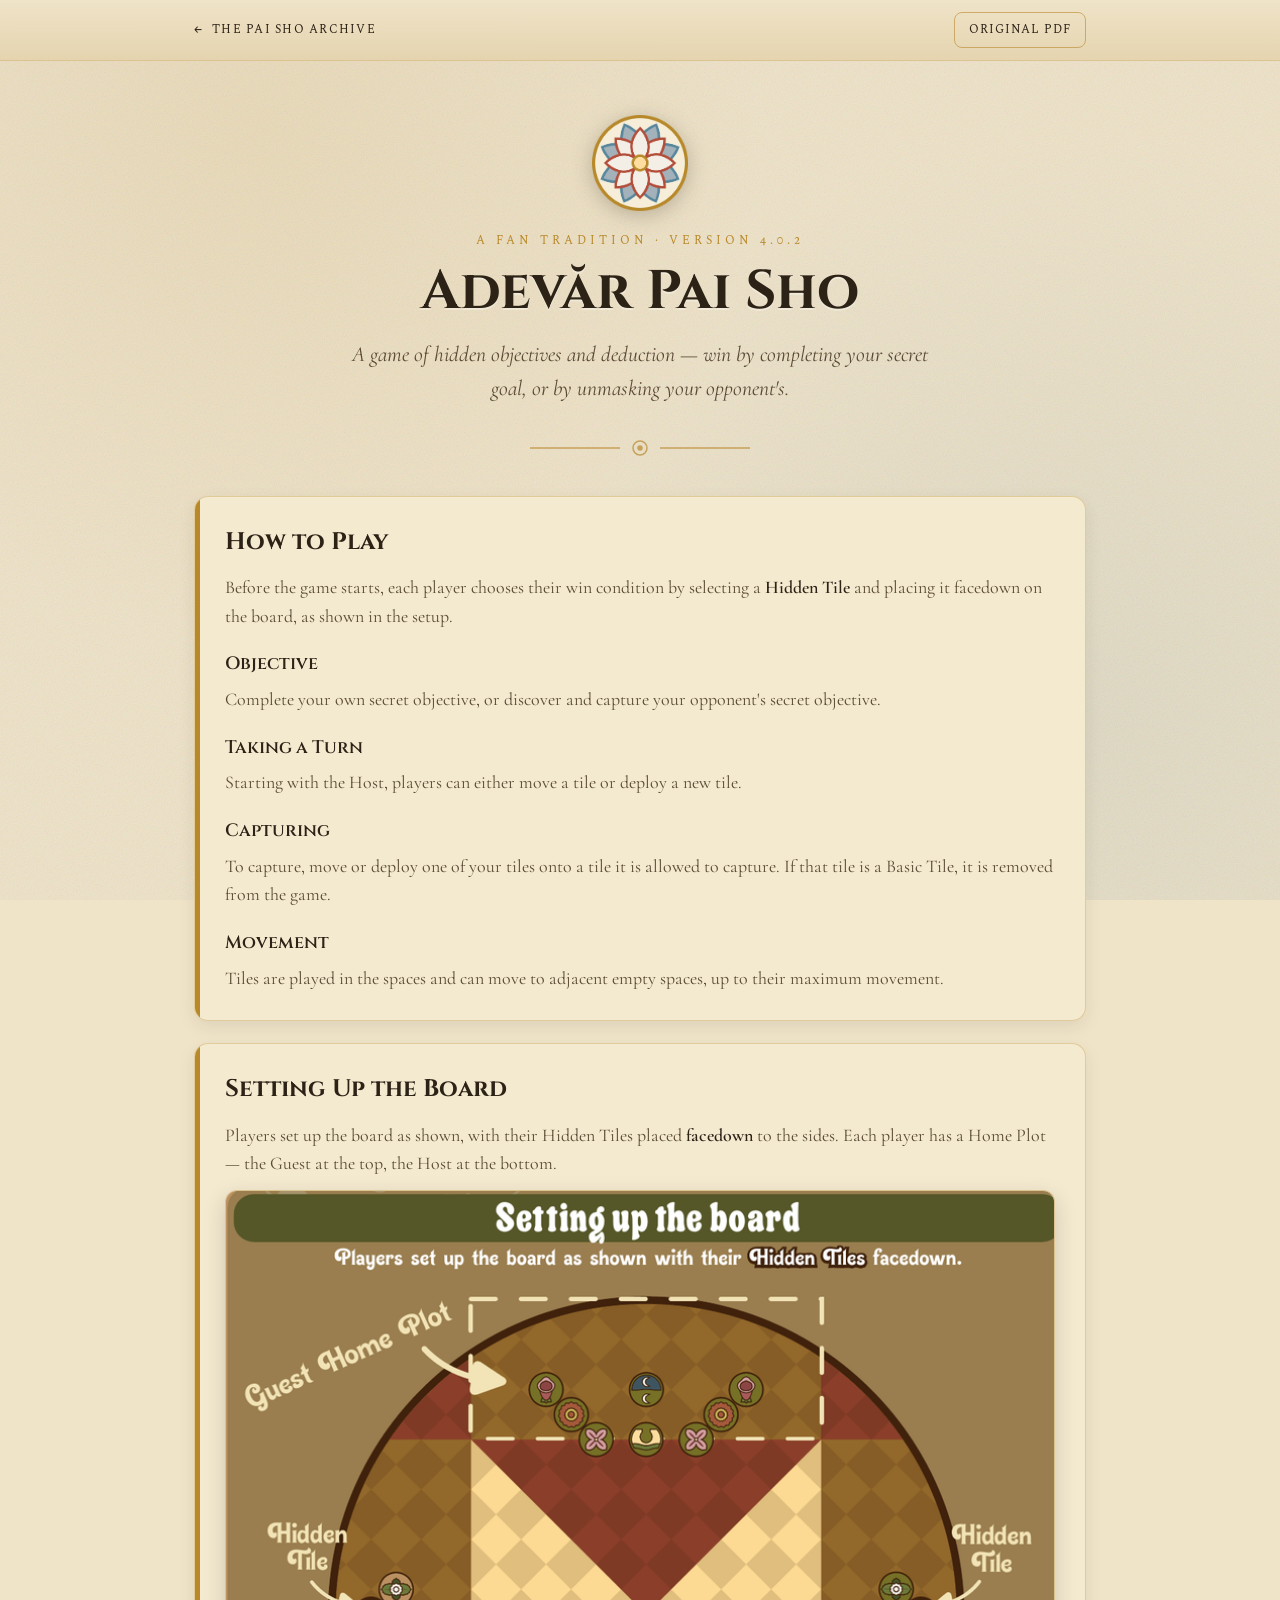
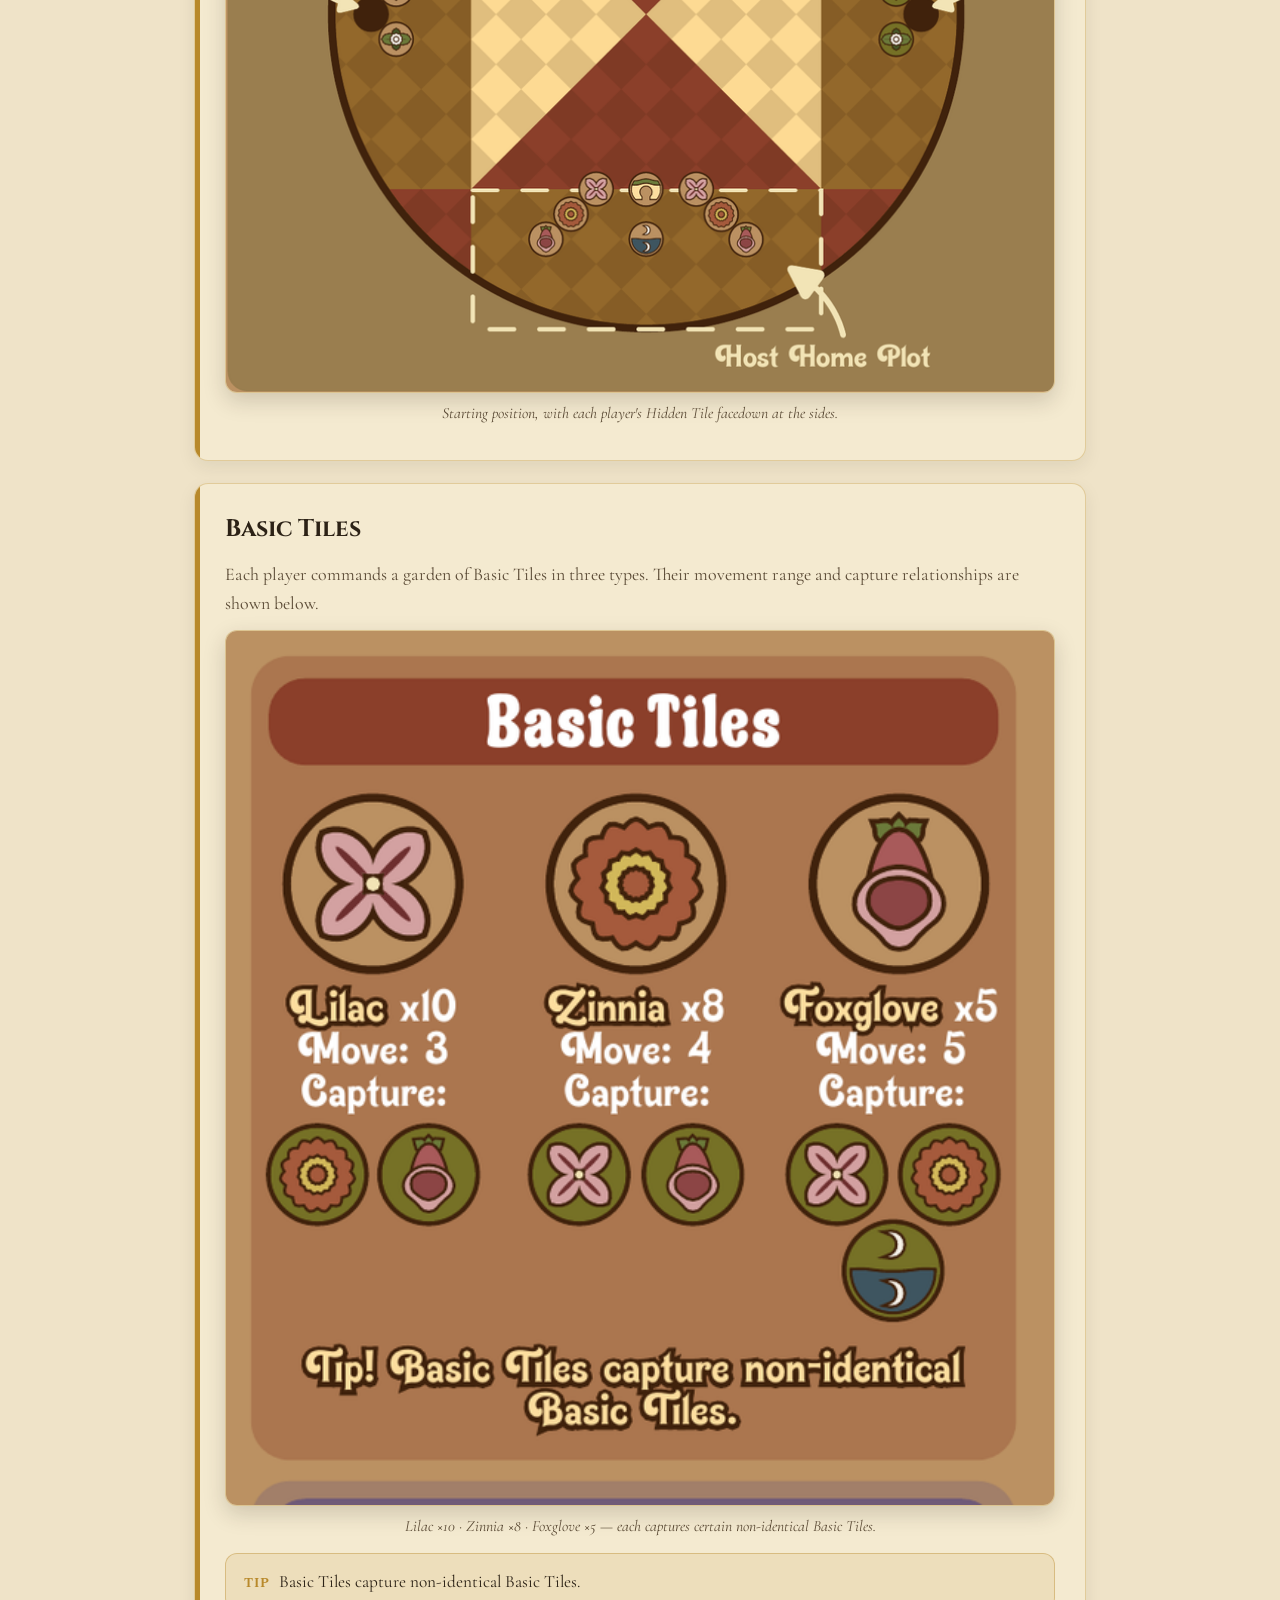
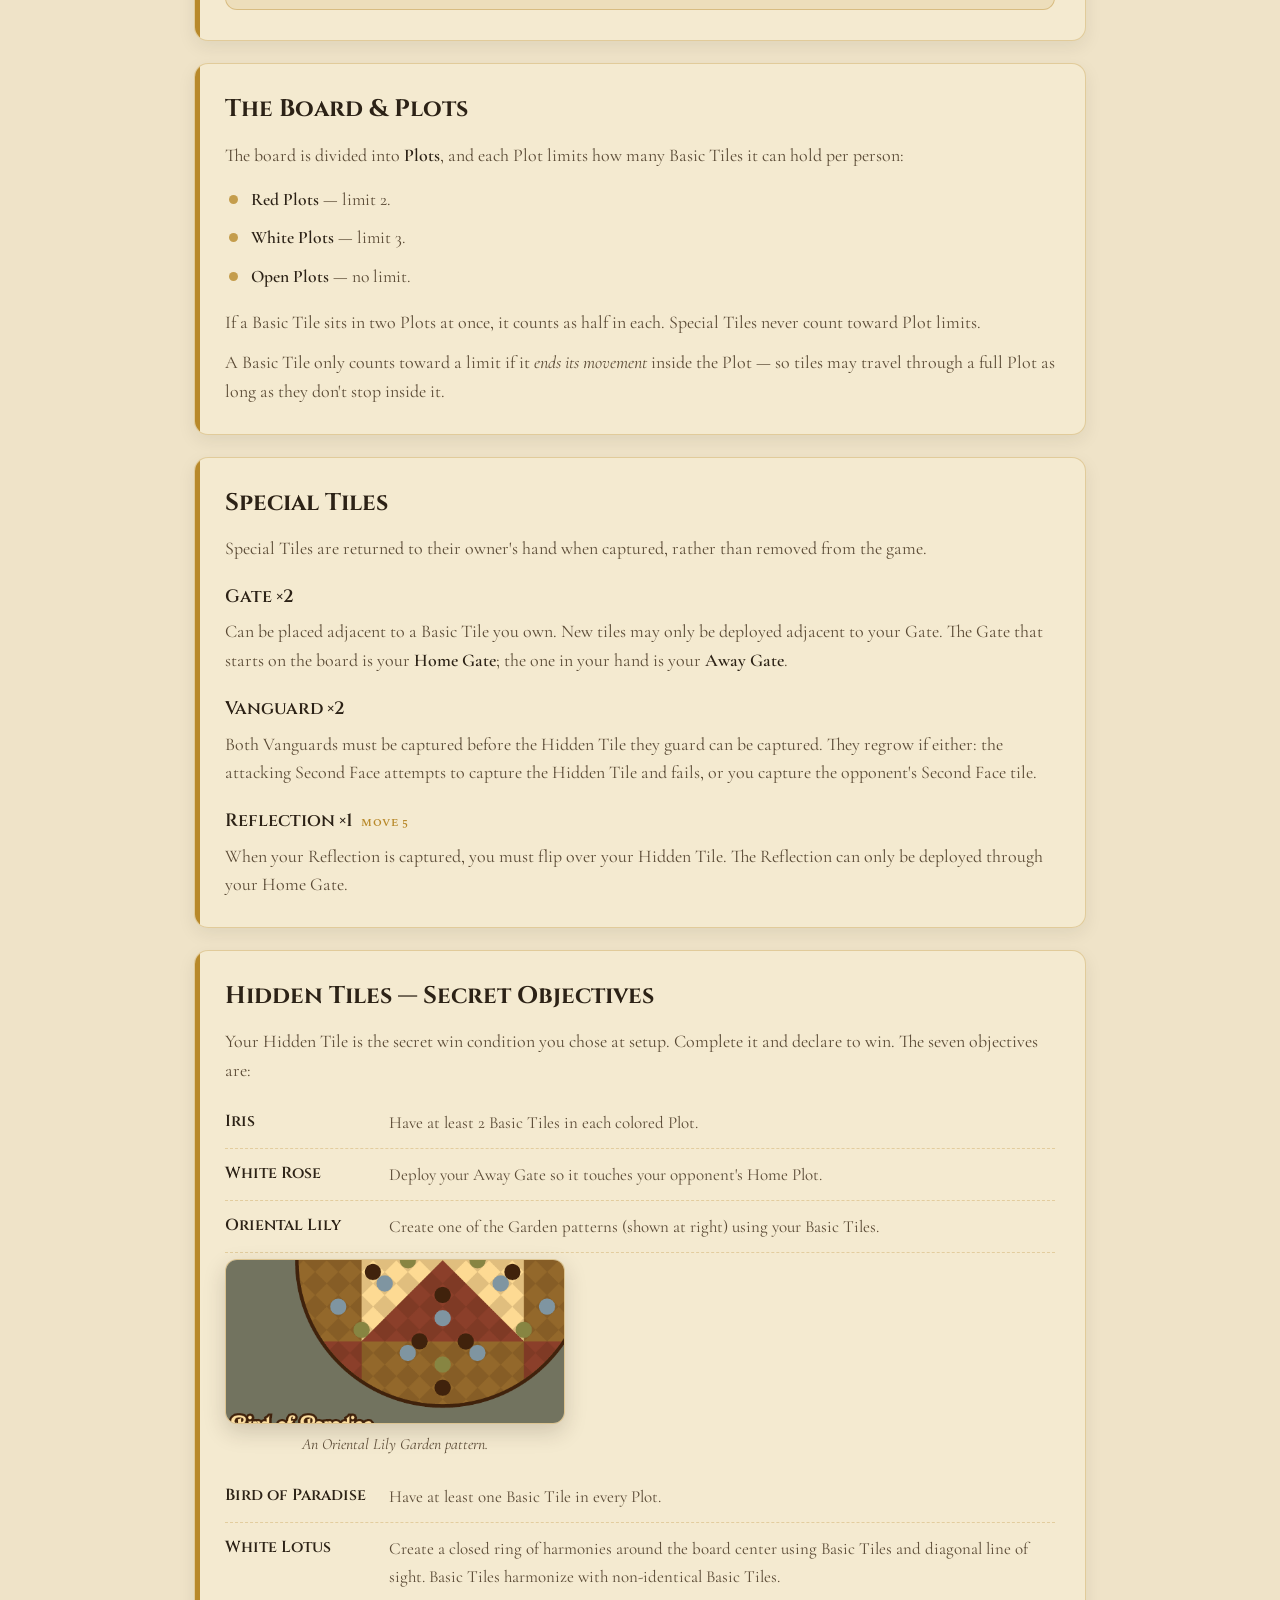
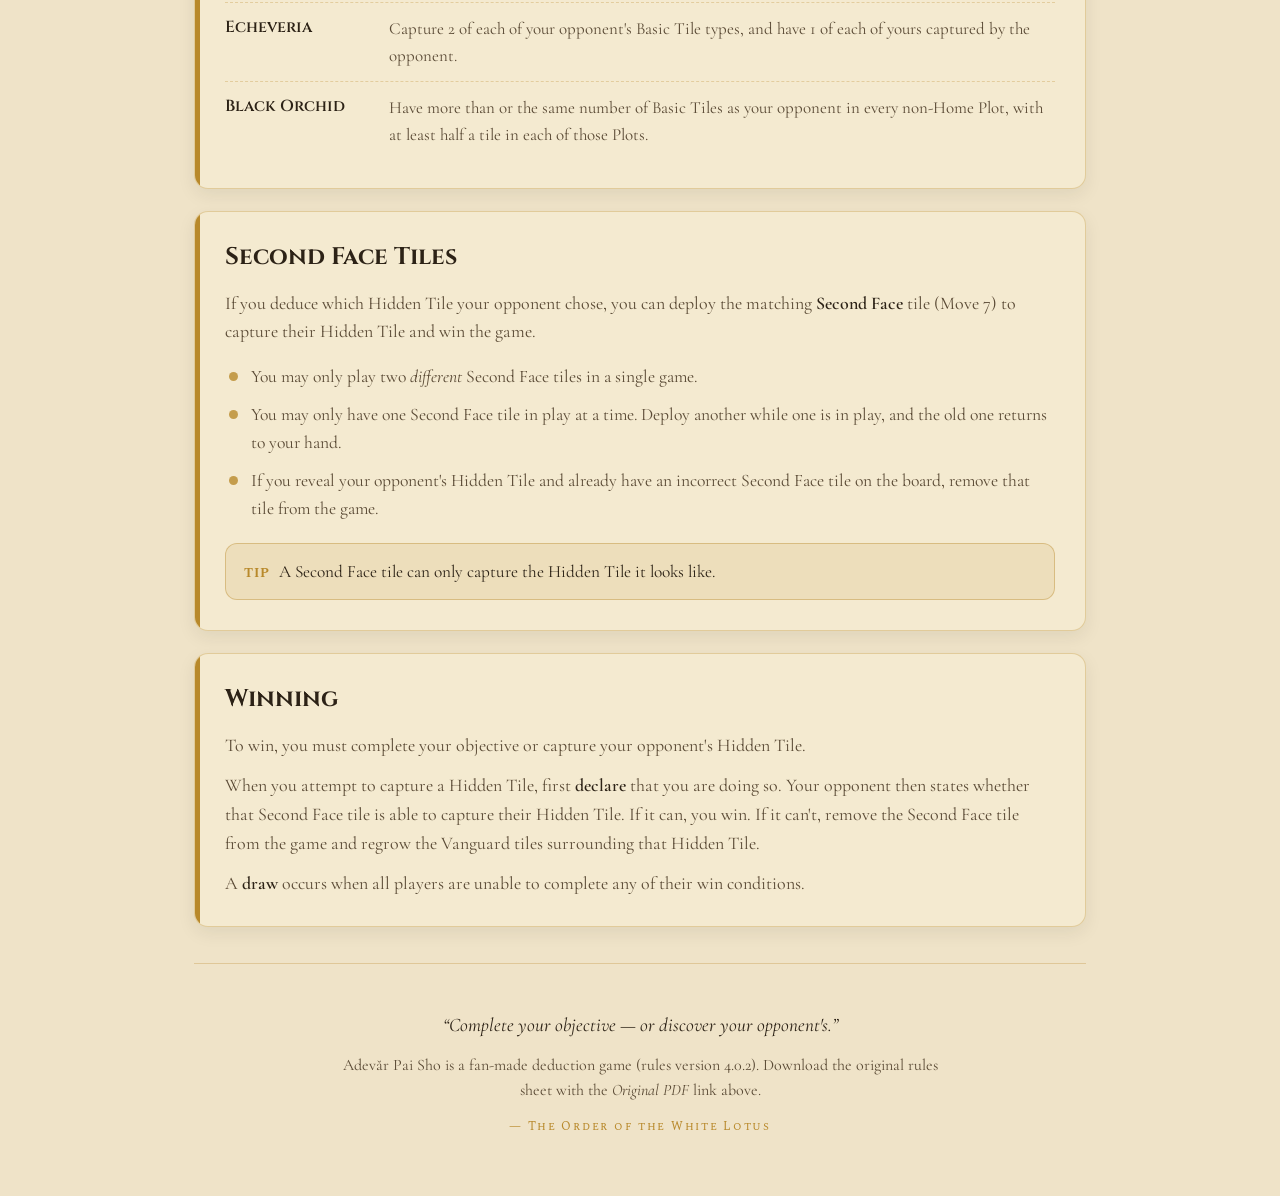
<file: adevar.html>
<!DOCTYPE html>
<html lang="en">
<head>
<meta charset="UTF-8">
<meta name="viewport" content="width=device-width, initial-scale=1.0">
<title>Adevăr Pai Sho — Rules · The Pai Sho Archive</title>
<meta name="description" content="Full rules for Adevăr Pai Sho: a game of hidden objectives and deduction. Win by completing your secret goal or unmasking your opponent's.">
<link rel="preconnect" href="https://fonts.googleapis.com">
<link rel="preconnect" href="https://fonts.gstatic.com" crossorigin>
<link href="https://fonts.googleapis.com/css2?family=Cinzel:wght@500;600;700&family=Cormorant+Garamond:ital,wght@0,400;0,500;0,600;1,400&family=Spectral+SC:wght@500;600&display=swap" rel="stylesheet">
<link rel="stylesheet" href="assets/rules.css">
</head>
<body class="game-adevar">

<div class="topbar">
  <div class="topbar-inner">
    <a class="back" href="index.html"><span class="a">&larr;</span> The Pai&nbsp;Sho Archive</a>
    <a class="dl-btn" href="adevar-pai-sho.pdf" target="_blank" rel="noopener">Original PDF</a>
  </div>
</div>

<div class="wrap">

  <header class="hero">
    <img class="lotus" src="lotus.png" alt="White Lotus tile" width="96" height="96">
    <div class="eyebrow">A Fan Tradition · Version 4.0.2</div>
    <h1>Adevăr Pai Sho</h1>
    <p class="tagline">A game of hidden objectives and deduction — win by completing your secret goal, or by unmasking your opponent's.</p>
    <div class="divider"></div>
  </header>

  <!-- HOW TO PLAY -->
  <section class="section">
    <h2>How to Play</h2>
    <p>Before the game starts, each player chooses their win condition by selecting a <strong>Hidden Tile</strong> and placing it facedown on the board, as shown in the setup.</p>
    <h3>Objective</h3>
    <p>Complete your own secret objective, or discover and capture your opponent's secret objective.</p>
    <h3>Taking a Turn</h3>
    <p>Starting with the Host, players can either move a tile or deploy a new tile.</p>
    <h3>Capturing</h3>
    <p>To capture, move or deploy one of your tiles onto a tile it is allowed to capture. If that tile is a Basic Tile, it is removed from the game.</p>
    <h3>Movement</h3>
    <p>Tiles are played in the spaces and can move to adjacent empty spaces, up to their maximum movement.</p>
  </section>

  <!-- SETUP -->
  <section class="section">
    <h2>Setting Up the Board</h2>
    <p>Players set up the board as shown, with their Hidden Tiles placed <strong>facedown</strong> to the sides. Each player has a Home Plot — the Guest at the top, the Host at the bottom.</p>
    <figure>
      <img src="assets/adevar-board.png" alt="Adevăr Pai Sho starting setup: tiles arranged along each player's Home Plot, with Hidden Tiles facedown on the left and right.">
      <figcaption>Starting position, with each player's Hidden Tile facedown at the sides.</figcaption>
    </figure>
  </section>

  <!-- BASIC TILES -->
  <section class="section">
    <h2>Basic Tiles</h2>
    <p>Each player commands a garden of Basic Tiles in three types. Their movement range and capture relationships are shown below.</p>
    <figure>
      <img src="assets/adevar-basic.png" alt="Adevăr basic tiles: Lilac (x10, Move 3), Zinnia (x8, Move 4) and Foxglove (x5, Move 5), with their capture relationships.">
      <figcaption>Lilac ×10 · Zinnia ×8 · Foxglove ×5 — each captures certain non-identical Basic Tiles.</figcaption>
    </figure>
    <div class="tip"><b>Tip</b> Basic Tiles capture non-identical Basic Tiles.</div>
  </section>

  <!-- THE BOARD / PLOTS -->
  <section class="section">
    <h2>The Board &amp; Plots</h2>
    <p>The board is divided into <strong>Plots</strong>, and each Plot limits how many Basic Tiles it can hold per person:</p>
    <ul>
      <li><strong>Red Plots</strong> — limit 2.</li>
      <li><strong>White Plots</strong> — limit 3.</li>
      <li><strong>Open Plots</strong> — no limit.</li>
    </ul>
    <p>If a Basic Tile sits in two Plots at once, it counts as half in each. Special Tiles never count toward Plot limits.</p>
    <p>A Basic Tile only counts toward a limit if it <em>ends its movement</em> inside the Plot — so tiles may travel through a full Plot as long as they don't stop inside it.</p>
  </section>

  <!-- SPECIAL TILES -->
  <section class="section">
    <h2>Special Tiles</h2>
    <p>Special Tiles are returned to their owner's hand when captured, rather than removed from the game.</p>
    <h3>Gate ×2</h3>
    <p>Can be placed adjacent to a Basic Tile you own. New tiles may only be deployed adjacent to your Gate. The Gate that starts on the board is your <strong>Home Gate</strong>; the one in your hand is your <strong>Away Gate</strong>.</p>
    <h3>Vanguard ×2</h3>
    <p>Both Vanguards must be captured before the Hidden Tile they guard can be captured. They regrow if either: the attacking Second Face attempts to capture the Hidden Tile and fails, or you capture the opponent's Second Face tile.</p>
    <h3>Reflection ×1 &nbsp;<span style="font-family:'Spectral SC',serif;font-size:.7rem;letter-spacing:.06em;color:var(--gold)">MOVE 5</span></h3>
    <p>When your Reflection is captured, you must flip over your Hidden Tile. The Reflection can only be deployed through your Home Gate.</p>
  </section>

  <!-- HIDDEN TILES -->
  <section class="section">
    <h2>Hidden Tiles — Secret Objectives</h2>
    <p>Your Hidden Tile is the secret win condition you chose at setup. Complete it and declare to win. The seven objectives are:</p>
    <div class="obj"><div class="oname">Iris</div><div class="odesc">Have at least 2 Basic Tiles in each colored Plot.</div></div>
    <div class="obj"><div class="oname">White Rose</div><div class="odesc">Deploy your Away Gate so it touches your opponent's Home Plot.</div></div>
    <div class="obj"><div class="oname">Oriental Lily</div><div class="odesc">Create one of the Garden patterns (shown at right) using your Basic Tiles.</div></div>
    <figure style="max-width:340px;margin:6px 0 14px">
      <img src="assets/adevar-lily.png" alt="One of the Garden dot-patterns the Oriental Lily objective must reproduce with Basic Tiles.">
      <figcaption>An Oriental Lily Garden pattern.</figcaption>
    </figure>
    <div class="obj"><div class="oname">Bird of Paradise</div><div class="odesc">Have at least one Basic Tile in every Plot.</div></div>
    <div class="obj"><div class="oname">White Lotus</div><div class="odesc">Create a closed ring of harmonies around the board center using Basic Tiles and diagonal line of sight. Basic Tiles harmonize with non-identical Basic Tiles.</div></div>
    <div class="obj"><div class="oname">Echeveria</div><div class="odesc">Capture 2 of each of your opponent's Basic Tile types, and have 1 of each of yours captured by the opponent.</div></div>
    <div class="obj"><div class="oname">Black Orchid</div><div class="odesc">Have more than or the same number of Basic Tiles as your opponent in every non-Home Plot, with at least half a tile in each of those Plots.</div></div>
  </section>

  <!-- SECOND FACE -->
  <section class="section">
    <h2>Second Face Tiles</h2>
    <p>If you deduce which Hidden Tile your opponent chose, you can deploy the matching <strong>Second Face</strong> tile (Move 7) to capture their Hidden Tile and win the game.</p>
    <ul>
      <li>You may only play two <em>different</em> Second Face tiles in a single game.</li>
      <li>You may only have one Second Face tile in play at a time. Deploy another while one is in play, and the old one returns to your hand.</li>
      <li>If you reveal your opponent's Hidden Tile and already have an incorrect Second Face tile on the board, remove that tile from the game.</li>
    </ul>
    <div class="tip"><b>Tip</b> A Second Face tile can only capture the Hidden Tile it looks like.</div>
  </section>

  <!-- WINNING -->
  <section class="section">
    <h2>Winning</h2>
    <p>To win, you must complete your objective or capture your opponent's Hidden Tile.</p>
    <p>When you attempt to capture a Hidden Tile, first <strong>declare</strong> that you are doing so. Your opponent then states whether that Second Face tile is able to capture their Hidden Tile. If it can, you win. If it can't, remove the Second Face tile from the game and regrow the Vanguard tiles surrounding that Hidden Tile.</p>
    <p>A <strong>draw</strong> occurs when all players are unable to complete any of their win conditions.</p>
  </section>

  <footer>
    <p class="quote">“Complete your objective — or discover your opponent's.”</p>
    <p class="src">Adevăr Pai Sho is a fan-made deduction game (rules version 4.0.2). Download the original rules sheet with the <em>Original PDF</em> link above.</p>
    <p class="attr">— The Order of the White Lotus</p>
  </footer>

</div>
</body>
</html>
</file>
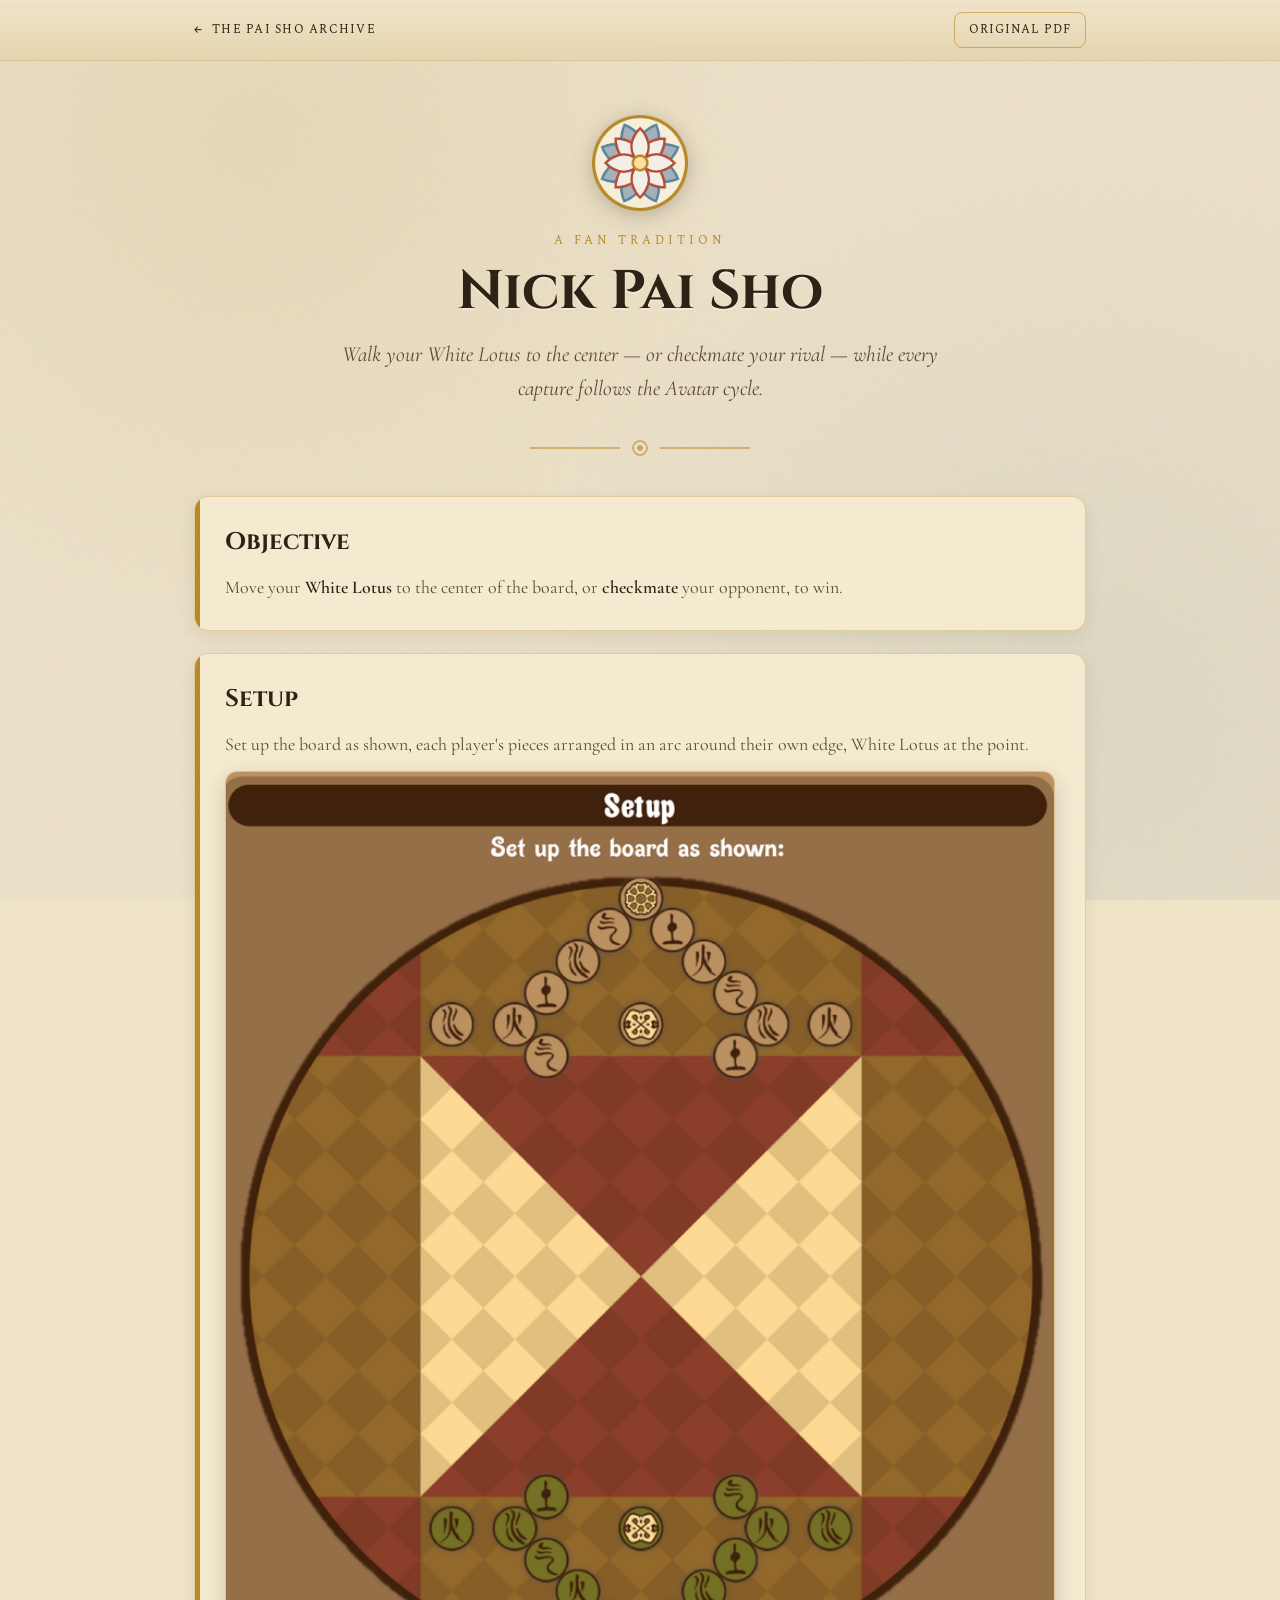
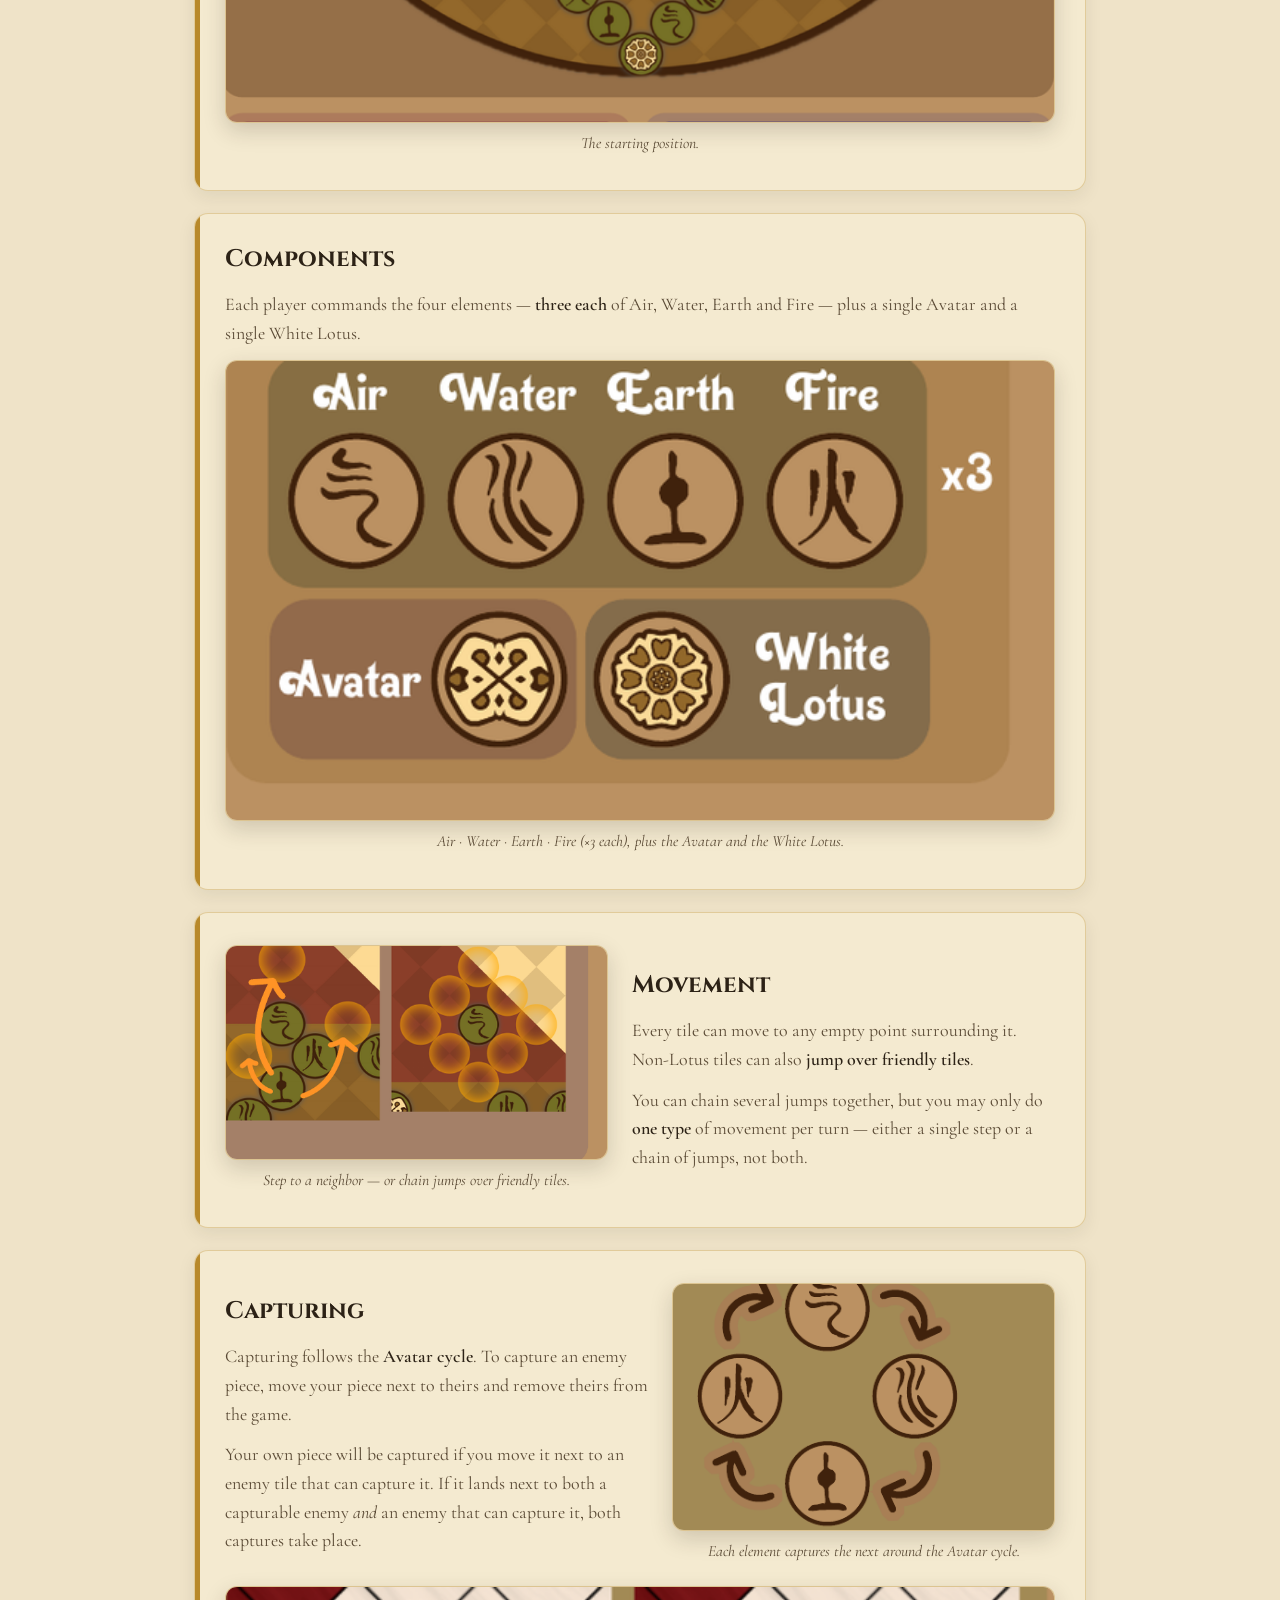
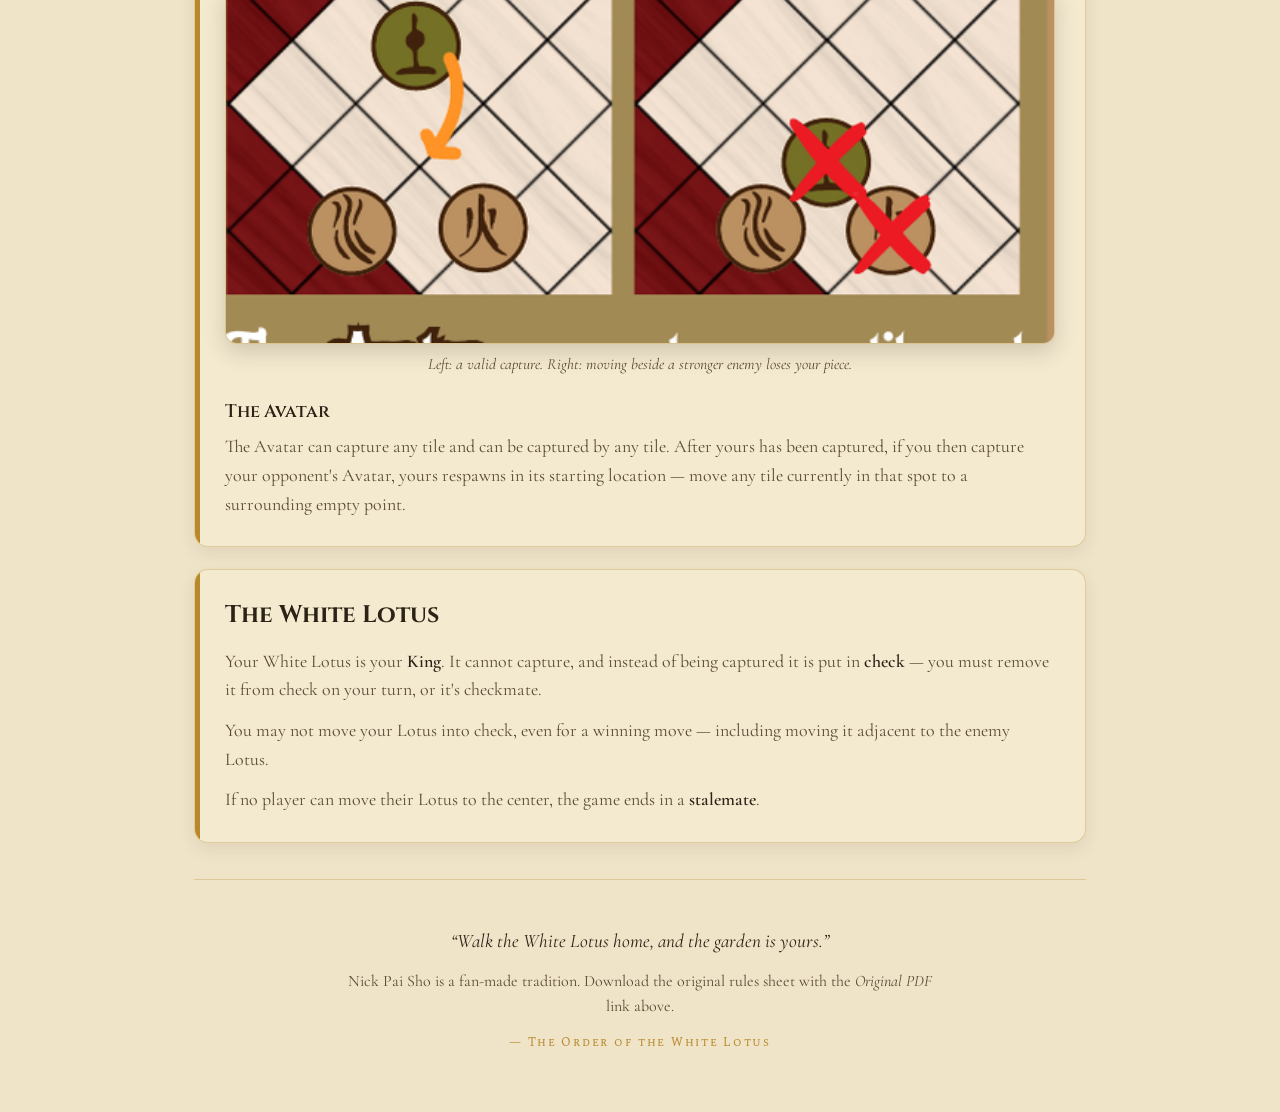
<file: nick.html>
<!DOCTYPE html>
<html lang="en">
<head>
<meta charset="UTF-8">
<meta name="viewport" content="width=device-width, initial-scale=1.0">
<title>Nick Pai Sho — Rules · The Pai Sho Archive</title>
<meta name="description" content="Full rules for Nick Pai Sho: a chess-like game where captures follow the Avatar cycle and you race your White Lotus to the center.">
<link rel="preconnect" href="https://fonts.googleapis.com">
<link rel="preconnect" href="https://fonts.gstatic.com" crossorigin>
<link href="https://fonts.googleapis.com/css2?family=Cinzel:wght@500;600;700&family=Cormorant+Garamond:ital,wght@0,400;0,500;0,600;1,400&family=Spectral+SC:wght@500;600&display=swap" rel="stylesheet">
<link rel="stylesheet" href="assets/rules.css">
</head>
<body class="game-nick">

<div class="topbar">
  <div class="topbar-inner">
    <a class="back" href="index.html"><span class="a">&larr;</span> The Pai&nbsp;Sho Archive</a>
    <a class="dl-btn" href="nick-pai-sho.pdf" target="_blank" rel="noopener">Original PDF</a>
  </div>
</div>

<div class="wrap">

  <header class="hero">
    <img class="lotus" src="lotus.png" alt="White Lotus tile" width="96" height="96">
    <div class="eyebrow">A Fan Tradition</div>
    <h1>Nick Pai Sho</h1>
    <p class="tagline">Walk your White Lotus to the center — or checkmate your rival — while every capture follows the Avatar cycle.</p>
    <div class="divider"></div>
  </header>

  <!-- OBJECTIVE -->
  <section class="section">
    <h2>Objective</h2>
    <p>Move your <strong>White Lotus</strong> to the center of the board, or <strong>checkmate</strong> your opponent, to win.</p>
  </section>

  <!-- SETUP -->
  <section class="section">
    <h2>Setup</h2>
    <p>Set up the board as shown, each player's pieces arranged in an arc around their own edge, White Lotus at the point.</p>
    <figure>
      <img src="assets/nick-board.png" alt="Nick Pai Sho starting setup: each player's element tiles arranged in an arc, with the White Lotus and Avatar in position.">
      <figcaption>The starting position.</figcaption>
    </figure>
  </section>

  <!-- COMPONENTS -->
  <section class="section">
    <h2>Components</h2>
    <p>Each player commands the four elements — <strong>three each</strong> of Air, Water, Earth and Fire — plus a single Avatar and a single White Lotus.</p>
    <figure>
      <img src="assets/nick-components.png" alt="Each player's pieces: three each of Air, Water, Earth and Fire, one Avatar, and one White Lotus.">
      <figcaption>Air · Water · Earth · Fire (×3 each), plus the Avatar and the White Lotus.</figcaption>
    </figure>
  </section>

  <!-- MOVEMENT -->
  <section class="section">
    <div class="split has-figure figure-left">
      <div class="fig-cell">
        <figure>
          <img src="assets/nick-moveex.png" alt="Movement examples: a tile steps to an adjacent point, or chains jumps over friendly tiles.">
          <figcaption>Step to a neighbor — or chain jumps over friendly tiles.</figcaption>
        </figure>
      </div>
      <div>
        <h2>Movement</h2>
        <p>Every tile can move to any empty point surrounding it. Non-Lotus tiles can also <strong>jump over friendly tiles</strong>.</p>
        <p>You can chain several jumps together, but you may only do <strong>one type</strong> of movement per turn — either a single step or a chain of jumps, not both.</p>
      </div>
    </div>
  </section>

  <!-- CAPTURING -->
  <section class="section">
    <div class="split has-figure">
      <div>
        <h2>Capturing</h2>
        <p>Capturing follows the <strong>Avatar cycle</strong>. To capture an enemy piece, move your piece next to theirs and remove theirs from the game.</p>
        <p>Your own piece will be captured if you move it next to an enemy tile that can capture it. If it lands next to both a capturable enemy <em>and</em> an enemy that can capture it, both captures take place.</p>
      </div>
      <div class="fig-cell">
        <figure>
          <img src="assets/nick-cycle.png" alt="The Avatar cycle showing which element captures which.">
          <figcaption>Each element captures the next around the Avatar cycle.</figcaption>
        </figure>
      </div>
    </div>
    <figure style="margin-top:16px">
      <img src="assets/nick-capex.png" alt="Two capture examples: an element capturing an adjacent enemy, and a case where a move is not allowed.">
      <figcaption>Left: a valid capture. Right: moving beside a stronger enemy loses your piece.</figcaption>
    </figure>
    <h3>The Avatar</h3>
    <p>The Avatar can capture any tile and can be captured by any tile. After yours has been captured, if you then capture your opponent's Avatar, yours respawns in its starting location — move any tile currently in that spot to a surrounding empty point.</p>
  </section>

  <!-- WHITE LOTUS -->
  <section class="section">
    <h2>The White Lotus</h2>
    <p>Your White Lotus is your <strong>King</strong>. It cannot capture, and instead of being captured it is put in <strong>check</strong> — you must remove it from check on your turn, or it's checkmate.</p>
    <p>You may not move your Lotus into check, even for a winning move — including moving it adjacent to the enemy Lotus.</p>
    <p>If no player can move their Lotus to the center, the game ends in a <strong>stalemate</strong>.</p>
  </section>

  <footer>
    <p class="quote">“Walk the White Lotus home, and the garden is yours.”</p>
    <p class="src">Nick Pai Sho is a fan-made tradition. Download the original rules sheet with the <em>Original PDF</em> link above.</p>
    <p class="attr">— The Order of the White Lotus</p>
  </footer>

</div>
</body>
</html>
</file>
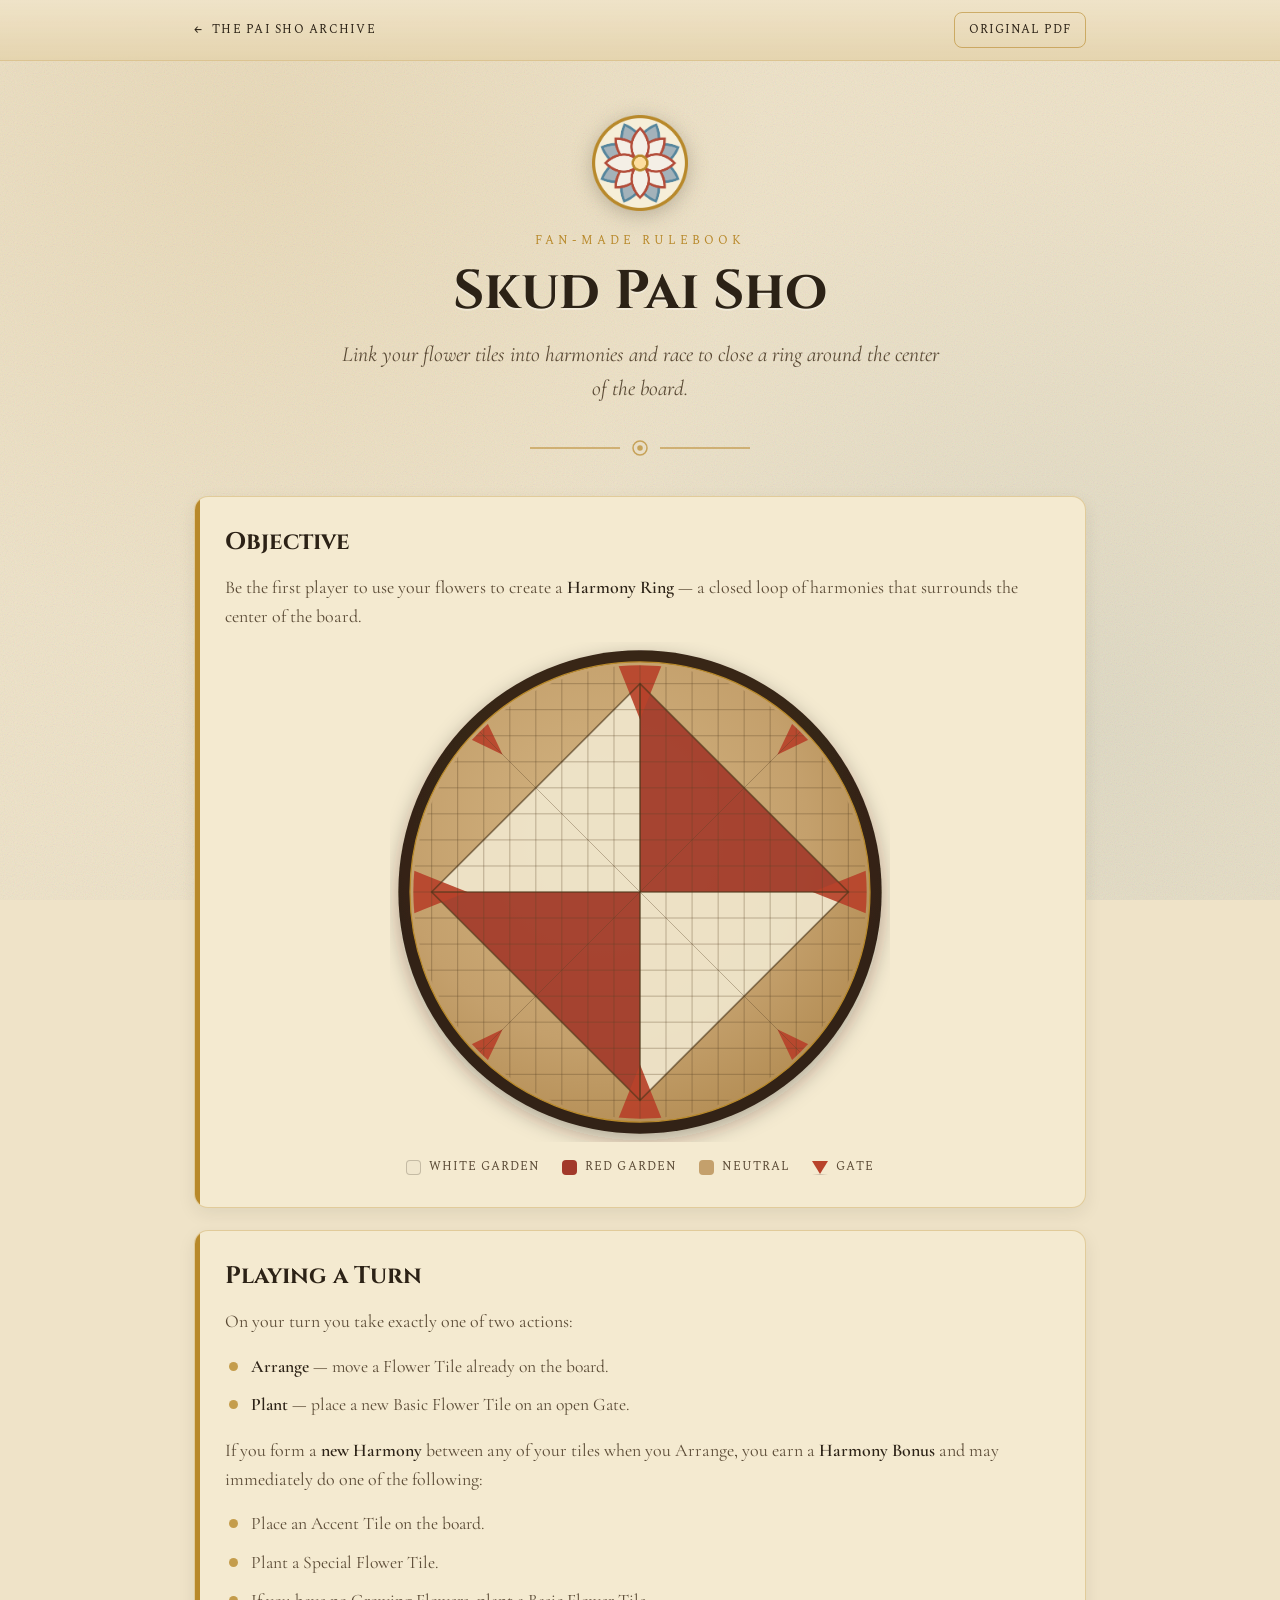
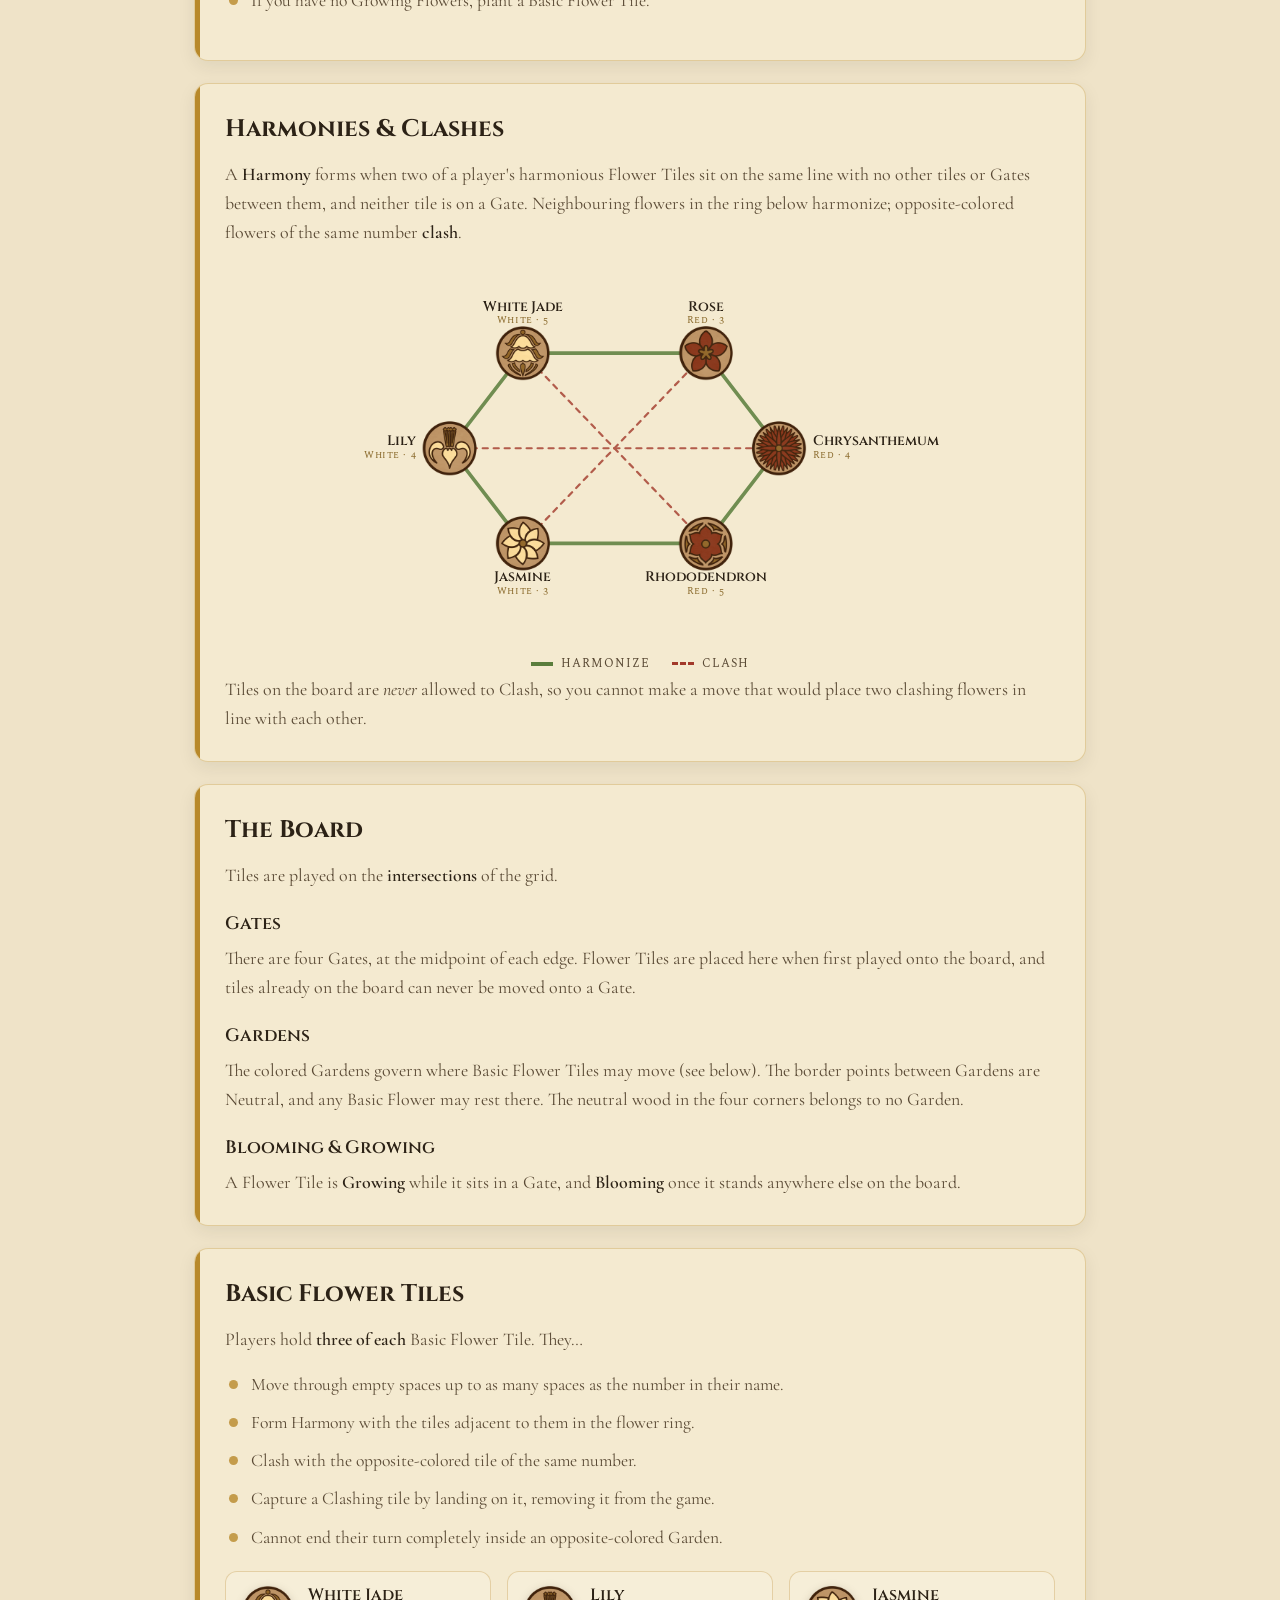
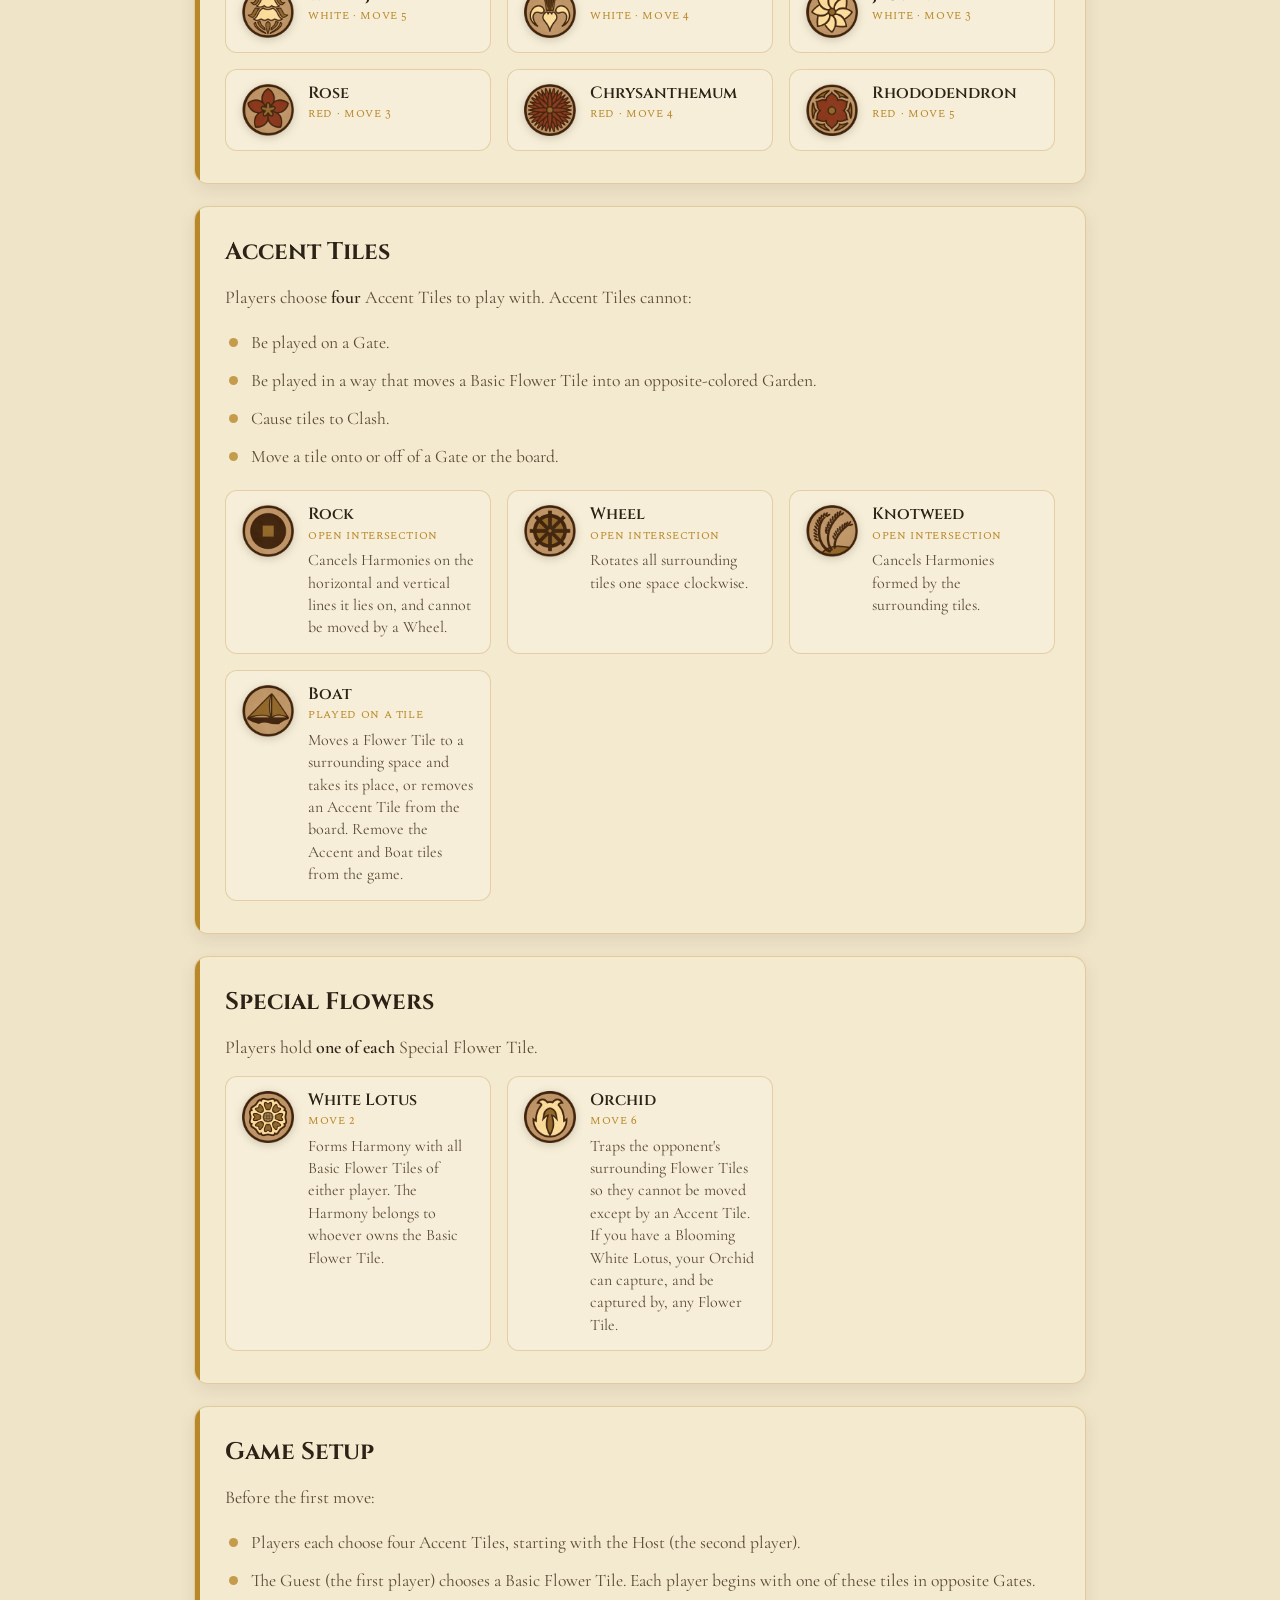
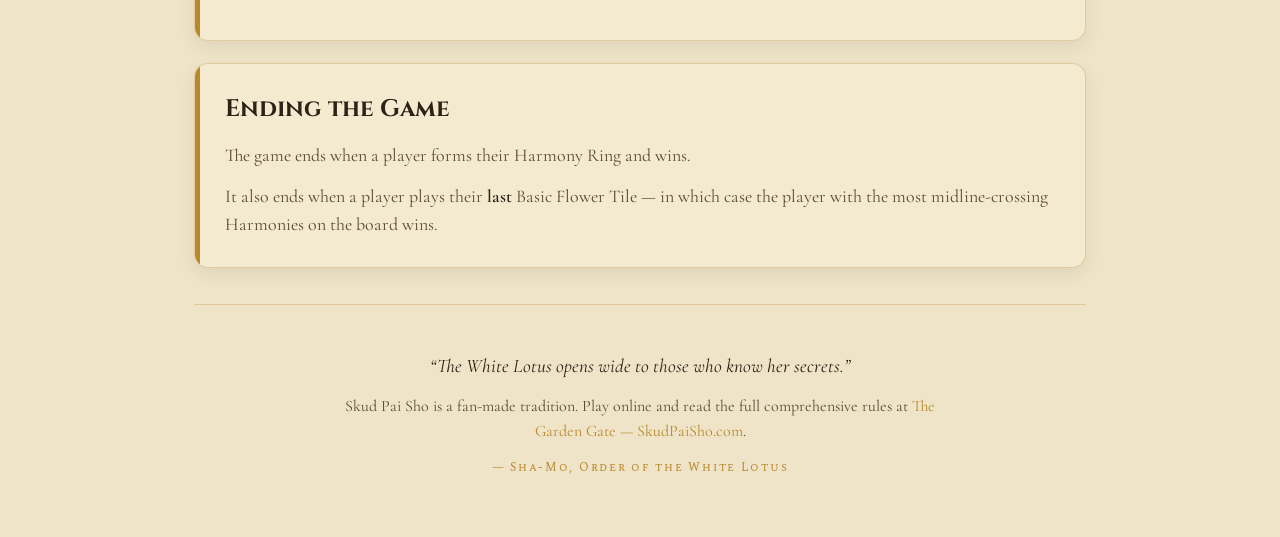
<file: skud.html>
<!DOCTYPE html>
<html lang="en">
<head>
<meta charset="UTF-8">
<meta name="viewport" content="width=device-width, initial-scale=1.0">
<title>Skud Pai Sho — Rules · The Pai Sho Archive</title>
<meta name="description" content="The complete rules of Skud Pai Sho: link your flower tiles into harmonies and close a ring around the center of the board to win.">
<link rel="preconnect" href="https://fonts.googleapis.com">
<link rel="preconnect" href="https://fonts.gstatic.com" crossorigin>
<link href="https://fonts.googleapis.com/css2?family=Cinzel:wght@500;600;700&family=Cormorant+Garamond:ital,wght@0,400;0,500;0,600;1,400&family=Spectral+SC:wght@500;600&display=swap" rel="stylesheet">
<link rel="stylesheet" href="assets/rules.css">
<style>
  .figure-board{max-width:500px;margin:10px auto 2px}
  .figure-board svg{width:100%;height:auto;display:block}
  .hexwrap{max-width:600px;margin:10px auto 2px}
  .hexwrap svg{width:100%;height:auto;display:block}
  .legend{display:flex;flex-wrap:wrap;justify-content:center;gap:11px 22px;margin:16px auto 2px;
    font-family:'Spectral SC',serif;font-size:.72rem;letter-spacing:.09em;text-transform:uppercase;color:var(--ink-soft)}
  .legend span{display:inline-flex;align-items:center;gap:8px}
  .legend i{width:15px;height:15px;border-radius:4px;display:inline-block;border:1px solid rgba(44,34,22,.22)}
  .legend i.sw-white{background:#f0e6cd}
  .legend i.sw-red{background:#a2392a;border-color:transparent}
  .legend i.sw-neutral{background:#c4a06c;border-color:transparent}
  .legend i.gate{width:0;height:0;border-left:8px solid transparent;border-right:8px solid transparent;border-top:13px solid #b8432b;border-radius:0}
  .legend i.line-g{width:22px;height:0;border:0;border-top:4px solid #5a7d3c;border-radius:0}
  .legend i.line-r{width:22px;height:0;border:0;border-top:3px dashed #a2392a;border-radius:0}
</style>
</head>
<body class="game-skud">

<div class="topbar">
  <div class="topbar-inner">
    <a class="back" href="index.html"><span class="a">&larr;</span> The Pai&nbsp;Sho Archive</a>
    <a class="dl-btn" href="skud-pai-sho.pdf" target="_blank" rel="noopener">Original PDF</a>
  </div>
</div>

<div class="wrap">

  <header class="hero">
    <img class="lotus" src="lotus.png" alt="White Lotus tile" width="96" height="96">
    <div class="eyebrow">Fan-Made Rulebook</div>
    <h1>Skud Pai Sho</h1>
    <p class="tagline">Link your flower tiles into harmonies and race to close a ring around the center of the board.</p>
    <div class="divider"></div>
  </header>

  <section class="section">
    <h2>Objective</h2>
    <p>Be the first player to use your flowers to create a <strong>Harmony Ring</strong> — a closed loop of harmonies that surrounds the center of the board.</p>
    <div class="figure-board"><svg class="board" viewBox="0 0 600 600" role="img" aria-labelledby="boardt boardd" xmlns="http://www.w3.org/2000/svg" xmlns:xlink="http://www.w3.org/1999/xlink">
  <title id="boardt">The Skud Pai Sho board</title>
  <desc id="boardd">A circular board with a 17 by 17 grid and diagonals, four Gates marked by red triangles at the edge midpoints, the White Garden and Red Garden forming a pinwheel of triangles, and neutral wood in the corners.</desc>
  <defs>
    <clipPath id="play"><circle cx="300" cy="300" r="272"/></clipPath>
    <radialGradient id="wood" cx="42%" cy="38%" r="72%">
      <stop offset="0%" stop-color="#d3b482"/><stop offset="62%" stop-color="#c4a06c"/><stop offset="100%" stop-color="#b0894f"/>
    </radialGradient>
    <radialGradient id="rim" cx="50%" cy="42%" r="60%">
      <stop offset="0%" stop-color="#4a3320"/><stop offset="100%" stop-color="#2f2013"/></radialGradient>
    <filter id="bsh" x="-20%" y="-20%" width="140%" height="140%">
      <feDropShadow dx="0" dy="8" stdDeviation="12" flood-color="#2c2216" flood-opacity="0.32"/></filter>
  </defs>
  <circle cx="300" cy="300" r="290" fill="url(#rim)" filter="url(#bsh)"/>
  <circle cx="300" cy="300" r="276" fill="url(#wood)" stroke="#b8892b" stroke-width="1.5"/>
  <g clip-path="url(#play)">
    <polygon points="300,300 50,300 300,50"  fill="#f0e6cd" fill-opacity="0.92"/>
    <polygon points="300,300 550,300 300,550" fill="#f0e6cd" fill-opacity="0.92"/>
    <polygon points="300,300 300,50 550,300"  fill="#a2392a" fill-opacity="0.90"/>
    <polygon points="300,300 300,550 50,300"  fill="#a2392a" fill-opacity="0.90"/>
    <g fill="#b8432b" fill-opacity="0.92"><polygon points="300.0,93.0 332.0,13.0 268.0,13.0"/><polygon points="507.0,300.0 587.0,332.0 587.0,268.0"/><polygon points="300.0,507.0 268.0,587.0 332.0,587.0"/><polygon points="93.0,300.0 13.0,268.0 13.0,332.0"/><polygon points="464.8,135.2 516.4,110.5 489.5,83.6"/><polygon points="464.8,464.8 489.5,516.4 516.4,489.5"/><polygon points="135.2,464.8 83.6,489.5 110.5,516.4"/><polygon points="135.2,135.2 110.5,83.6 83.6,110.5"/></g>
    <g stroke="#5b4327" stroke-width="1" stroke-opacity="0.42" fill="none"><line x1="50.0" y1="28" x2="50.0" y2="572"/><line x1="28" y1="50.0" x2="572" y2="50.0"/><line x1="81.2" y1="28" x2="81.2" y2="572"/><line x1="28" y1="81.2" x2="572" y2="81.2"/><line x1="112.5" y1="28" x2="112.5" y2="572"/><line x1="28" y1="112.5" x2="572" y2="112.5"/><line x1="143.8" y1="28" x2="143.8" y2="572"/><line x1="28" y1="143.8" x2="572" y2="143.8"/><line x1="175.0" y1="28" x2="175.0" y2="572"/><line x1="28" y1="175.0" x2="572" y2="175.0"/><line x1="206.2" y1="28" x2="206.2" y2="572"/><line x1="28" y1="206.2" x2="572" y2="206.2"/><line x1="237.5" y1="28" x2="237.5" y2="572"/><line x1="28" y1="237.5" x2="572" y2="237.5"/><line x1="268.8" y1="28" x2="268.8" y2="572"/><line x1="28" y1="268.8" x2="572" y2="268.8"/><line x1="300.0" y1="28" x2="300.0" y2="572"/><line x1="28" y1="300.0" x2="572" y2="300.0"/><line x1="331.2" y1="28" x2="331.2" y2="572"/><line x1="28" y1="331.2" x2="572" y2="331.2"/><line x1="362.5" y1="28" x2="362.5" y2="572"/><line x1="28" y1="362.5" x2="572" y2="362.5"/><line x1="393.8" y1="28" x2="393.8" y2="572"/><line x1="28" y1="393.8" x2="572" y2="393.8"/><line x1="425.0" y1="28" x2="425.0" y2="572"/><line x1="28" y1="425.0" x2="572" y2="425.0"/><line x1="456.2" y1="28" x2="456.2" y2="572"/><line x1="28" y1="456.2" x2="572" y2="456.2"/><line x1="487.5" y1="28" x2="487.5" y2="572"/><line x1="28" y1="487.5" x2="572" y2="487.5"/><line x1="518.8" y1="28" x2="518.8" y2="572"/><line x1="28" y1="518.8" x2="572" y2="518.8"/><line x1="550.0" y1="28" x2="550.0" y2="572"/><line x1="28" y1="550.0" x2="572" y2="550.0"/><line x1="28" y1="28" x2="572" y2="572"/><line x1="28" y1="572" x2="572" y2="28"/></g>
    <g stroke="#4a3418" stroke-width="2.1" stroke-opacity="0.6" fill="none">
      <polygon points="300,50 550,300 300,550 50,300"/>
      <line x1="300" y1="50" x2="300" y2="550"/><line x1="50" y1="300" x2="550" y2="300"/>
    </g>
  </g>
</svg></div>
    <div class="legend">
      <span><i class="sw-white"></i>White Garden</span>
      <span><i class="sw-red"></i>Red Garden</span>
      <span><i class="sw-neutral"></i>Neutral</span>
      <span><i class="gate"></i>Gate</span>
    </div>
  </section>

  <section class="section">
    <h2>Playing a Turn</h2>
    <p>On your turn you take exactly one of two actions:</p>
    <ul>
      <li><strong>Arrange</strong> — move a Flower Tile already on the board.</li>
      <li><strong>Plant</strong> — place a new Basic Flower Tile on an open Gate.</li>
    </ul>
    <p>If you form a <strong>new Harmony</strong> between any of your tiles when you Arrange, you earn a <strong>Harmony Bonus</strong> and may immediately do one of the following:</p>
    <ul>
      <li>Place an Accent Tile on the board.</li>
      <li>Plant a Special Flower Tile.</li>
      <li>If you have no Growing Flowers, plant a Basic Flower Tile.</li>
    </ul>
  </section>

  <section class="section">
    <h2>Harmonies &amp; Clashes</h2>
    <p>A <strong>Harmony</strong> forms when two of a player's harmonious Flower Tiles sit on the same line with no other tiles or Gates between them, and neither tile is on a Gate. Neighbouring flowers in the ring below harmonize; opposite-colored flowers of the same number <strong>clash</strong>.</p>
    <div class="hexwrap"><svg class="hex" viewBox="0 0 820 520" role="img" aria-labelledby="hxt hxd" xmlns="http://www.w3.org/2000/svg" xmlns:xlink="http://www.w3.org/1999/xlink">
  <title id="hxt">Harmony and clash relationships</title>
  <desc id="hxd">Six basic flowers in a ring; green edges join flowers that harmonize, red dashed lines join opposite-colored flowers of equal number, which clash.</desc>
  <style>.hx-n{font-family:'Cinzel',serif;font-weight:600;font-size:19px;fill:#2c2216}.hx-s{font-family:'Spectral SC','Cinzel',serif;font-size:13px;letter-spacing:.06em;fill:#8a6a2c}</style>
  <g stroke="#5a7d3c" stroke-width="5" stroke-linecap="round" opacity="0.85"><line x1="250" y1="130" x2="500" y2="130"/><line x1="500" y1="130" x2="600" y2="260"/><line x1="600" y1="260" x2="500" y2="390"/><line x1="500" y1="390" x2="250" y2="390"/><line x1="250" y1="390" x2="150" y2="260"/><line x1="150" y1="260" x2="250" y2="130"/></g>
  <g stroke="#a2392a" stroke-width="3" stroke-dasharray="7 8" stroke-linecap="round" opacity="0.8"><line x1="250" y1="130" x2="500" y2="390"/><line x1="150" y1="260" x2="600" y2="260"/><line x1="250" y1="390" x2="500" y2="130"/></g>
  <image x="213" y="93" width="74" height="74" href="assets/skud-white-jade.png" xlink:href="assets/skud-white-jade.png"/><text class="hx-n" x="250" y="72" text-anchor="middle">White Jade</text><text class="hx-s" x="250" y="89" text-anchor="middle">White · 5</text><image x="463" y="93" width="74" height="74" href="assets/skud-rose.png" xlink:href="assets/skud-rose.png"/><text class="hx-n" x="500" y="72" text-anchor="middle">Rose</text><text class="hx-s" x="500" y="89" text-anchor="middle">Red · 3</text><image x="563" y="223" width="74" height="74" href="assets/skud-chrysanthemum.png" xlink:href="assets/skud-chrysanthemum.png"/><text class="hx-n" x="646" y="256" text-anchor="start">Chrysanthemum</text><text class="hx-s" x="646" y="273" text-anchor="start">Red · 4</text><image x="463" y="353" width="74" height="74" href="assets/skud-rhododendron.png" xlink:href="assets/skud-rhododendron.png"/><text class="hx-n" x="500" y="442" text-anchor="middle">Rhododendron</text><text class="hx-s" x="500" y="459" text-anchor="middle">Red · 5</text><image x="213" y="353" width="74" height="74" href="assets/skud-jasmine.png" xlink:href="assets/skud-jasmine.png"/><text class="hx-n" x="250" y="442" text-anchor="middle">Jasmine</text><text class="hx-s" x="250" y="459" text-anchor="middle">White · 3</text><image x="113" y="223" width="74" height="74" href="assets/skud-lily.png" xlink:href="assets/skud-lily.png"/><text class="hx-n" x="104" y="256" text-anchor="end">Lily</text><text class="hx-s" x="104" y="273" text-anchor="end">White · 4</text>
</svg></div>
    <div class="legend">
      <span><i class="line-g"></i>Harmonize</span>
      <span><i class="line-r"></i>Clash</span>
    </div>
    <p>Tiles on the board are <em>never</em> allowed to Clash, so you cannot make a move that would place two clashing flowers in line with each other.</p>
  </section>

  <section class="section">
    <h2>The Board</h2>
    <p>Tiles are played on the <strong>intersections</strong> of the grid.</p>
    <h3>Gates</h3>
    <p>There are four Gates, at the midpoint of each edge. Flower Tiles are placed here when first played onto the board, and tiles already on the board can never be moved onto a Gate.</p>
    <h3>Gardens</h3>
    <p>The colored Gardens govern where Basic Flower Tiles may move (see below). The border points between Gardens are Neutral, and any Basic Flower may rest there. The neutral wood in the four corners belongs to no Garden.</p>
    <h3>Blooming &amp; Growing</h3>
    <p>A Flower Tile is <strong>Growing</strong> while it sits in a Gate, and <strong>Blooming</strong> once it stands anywhere else on the board.</p>
  </section>

  <section class="section">
    <h2>Basic Flower Tiles</h2>
    <p>Players hold <strong>three of each</strong> Basic Flower Tile. They…</p>
    <ul>
      <li>Move through empty spaces up to as many spaces as the number in their name.</li>
      <li>Form Harmony with the tiles adjacent to them in the flower ring.</li>
      <li>Clash with the opposite-colored tile of the same number.</li>
      <li>Capture a Clashing tile by landing on it, removing it from the game.</li>
      <li>Cannot end their turn completely inside an opposite-colored Garden.</li>
    </ul>
    <div class="tiles">
      <div class="tile-card"><img src="assets/skud-white-jade.png" alt="White Jade tile"><div><div class="tname">White Jade</div><div class="tstat">White · Move 5</div></div></div>
      <div class="tile-card"><img src="assets/skud-lily.png" alt="Lily tile"><div><div class="tname">Lily</div><div class="tstat">White · Move 4</div></div></div>
      <div class="tile-card"><img src="assets/skud-jasmine.png" alt="Jasmine tile"><div><div class="tname">Jasmine</div><div class="tstat">White · Move 3</div></div></div>
      <div class="tile-card"><img src="assets/skud-rose.png" alt="Rose tile"><div><div class="tname">Rose</div><div class="tstat">Red · Move 3</div></div></div>
      <div class="tile-card"><img src="assets/skud-chrysanthemum.png" alt="Chrysanthemum tile"><div><div class="tname">Chrysanthemum</div><div class="tstat">Red · Move 4</div></div></div>
      <div class="tile-card"><img src="assets/skud-rhododendron.png" alt="Rhododendron tile"><div><div class="tname">Rhododendron</div><div class="tstat">Red · Move 5</div></div></div>
    </div>
  </section>

  <section class="section">
    <h2>Accent Tiles</h2>
    <p>Players choose <strong>four</strong> Accent Tiles to play with. Accent Tiles cannot:</p>
    <ul>
      <li>Be played on a Gate.</li>
      <li>Be played in a way that moves a Basic Flower Tile into an opposite-colored Garden.</li>
      <li>Cause tiles to Clash.</li>
      <li>Move a tile onto or off of a Gate or the board.</li>
    </ul>
    <div class="tiles">
      <div class="tile-card"><img src="assets/skud-rock.png" alt="Rock accent tile"><div><div class="tname">Rock</div><div class="tstat">Open intersection</div><div class="tdesc">Cancels Harmonies on the horizontal and vertical lines it lies on, and cannot be moved by a Wheel.</div></div></div>
      <div class="tile-card"><img src="assets/skud-wheel.png" alt="Wheel accent tile"><div><div class="tname">Wheel</div><div class="tstat">Open intersection</div><div class="tdesc">Rotates all surrounding tiles one space clockwise.</div></div></div>
      <div class="tile-card"><img src="assets/skud-knotweed.png" alt="Knotweed accent tile"><div><div class="tname">Knotweed</div><div class="tstat">Open intersection</div><div class="tdesc">Cancels Harmonies formed by the surrounding tiles.</div></div></div>
      <div class="tile-card"><img src="assets/skud-boat.png" alt="Boat accent tile"><div><div class="tname">Boat</div><div class="tstat">Played on a tile</div><div class="tdesc">Moves a Flower Tile to a surrounding space and takes its place, or removes an Accent Tile from the board. Remove the Accent and Boat tiles from the game.</div></div></div>
    </div>
  </section>

  <section class="section">
    <h2>Special Flowers</h2>
    <p>Players hold <strong>one of each</strong> Special Flower Tile.</p>
    <div class="tiles">
      <div class="tile-card"><img src="assets/skud-lotus.png" alt="White Lotus tile"><div><div class="tname">White Lotus</div><div class="tstat">Move 2</div><div class="tdesc">Forms Harmony with all Basic Flower Tiles of either player. The Harmony belongs to whoever owns the Basic Flower Tile.</div></div></div>
      <div class="tile-card"><img src="assets/skud-orchid.png" alt="Orchid tile"><div><div class="tname">Orchid</div><div class="tstat">Move 6</div><div class="tdesc">Traps the opponent's surrounding Flower Tiles so they cannot be moved except by an Accent Tile. If you have a Blooming White Lotus, your Orchid can capture, and be captured by, any Flower Tile.</div></div></div>
    </div>
  </section>

  <section class="section">
    <h2>Game Setup</h2>
    <p>Before the first move:</p>
    <ul>
      <li>Players each choose four Accent Tiles, starting with the Host (the second player).</li>
      <li>The Guest (the first player) chooses a Basic Flower Tile. Each player begins with one of these tiles in opposite Gates.</li>
    </ul>
  </section>

  <section class="section">
    <h2>Ending the Game</h2>
    <p>The game ends when a player forms their Harmony Ring and wins.</p>
    <p>It also ends when a player plays their <strong>last</strong> Basic Flower Tile — in which case the player with the most midline-crossing Harmonies on the board wins.</p>
  </section>

  <footer>
    <p class="quote">“The White Lotus opens wide to those who know her secrets.”</p>
    <p class="src">Skud Pai Sho is a fan-made tradition. Play online and read the full comprehensive rules at <a href="https://skudpaisho.com" target="_blank" rel="noopener">The Garden Gate — SkudPaiSho.com</a>.</p>
    <p class="attr">— Sha-Mo, Order of the White Lotus</p>
  </footer>

</div>
</body>
</html>
</file>
<file: assets/rules.css>
/* ===========================================================
   The Pai Sho Archive — shared rules-page theme
   Matches the landing page (parchment + gold, Cinzel / Cormorant)
   =========================================================== */
:root{
  --parchment:#efe3c8;
  --parchment-deep:#e4d3ad;
  --ink:#2c2216;
  --ink-soft:#5a4a35;
  --gold:#b8892b;
  --gold-bright:#d9a94a;
  --water:#2f6d8f;
  --earth:#5a7d3c;
  --fire:#a8321f;
  --air:#c9862b;
  --card-bg:#f6eed8;
  --panel:#f4ead0;
  --accent:var(--gold);
}
*{box-sizing:border-box;margin:0;padding:0}
html{scroll-behavior:smooth}
body{
  font-family:'Cormorant Garamond',Georgia,serif;
  color:var(--ink);
  background:
    radial-gradient(circle at 20% 15%, rgba(184,137,43,.10), transparent 40%),
    radial-gradient(circle at 85% 80%, rgba(47,109,143,.08), transparent 45%),
    var(--parchment);
  background-attachment:fixed;
  min-height:100vh;position:relative;overflow-x:hidden;
  line-height:1.6;
}
body::before{
  content:"";position:fixed;inset:0;pointer-events:none;opacity:.35;z-index:0;
  background-image:url("data:image/svg+xml,%3Csvg xmlns='http://www.w3.org/2000/svg' width='120' height='120'%3E%3Cfilter id='n'%3E%3CfeTurbulence type='fractalNoise' baseFrequency='0.9' numOctaves='2'/%3E%3C/filter%3E%3Crect width='100%25' height='100%25' filter='url(%23n)' opacity='0.5'/%3E%3C/svg%3E");
}
.wrap{position:relative;z-index:1;max-width:940px;margin:0 auto;padding:0 24px}

/* ---------- TOP BAR ---------- */
.topbar{
  position:sticky;top:0;z-index:20;
  background:linear-gradient(var(--parchment),rgba(228,211,173,.92));
  backdrop-filter:blur(4px);
  border-bottom:1px solid rgba(184,137,43,.35);
}
.topbar-inner{
  max-width:940px;margin:0 auto;padding:12px 24px;
  display:flex;align-items:center;justify-content:space-between;gap:16px;
}
.back{
  font-family:'Spectral SC',serif;letter-spacing:.1em;text-transform:uppercase;
  font-size:.78rem;color:var(--ink);text-decoration:none;
  display:inline-flex;align-items:center;gap:9px;
}
.back .a{transition:transform .25s}
.back:hover{color:var(--gold)}
.back:hover .a{transform:translateX(-4px)}
.dl-btn{
  font-family:'Spectral SC',serif;letter-spacing:.08em;text-transform:uppercase;
  font-size:.72rem;text-decoration:none;color:var(--ink);
  border:1px solid rgba(184,137,43,.6);border-radius:8px;
  padding:8px 14px;white-space:nowrap;transition:background .2s,color .2s;
}
.dl-btn:hover{background:var(--gold);color:#fff;border-color:var(--gold)}

/* ---------- HERO ---------- */
.hero{text-align:center;padding:54px 0 8px}
.hero .lotus{
  width:96px;height:96px;margin:0 auto 20px;display:block;
  animation:spin 90s linear infinite;
  filter:drop-shadow(0 4px 10px rgba(44,34,22,.25));
}
@keyframes spin{to{transform:rotate(360deg)}}
@media (prefers-reduced-motion:reduce){.hero .lotus{animation:none}}
.eyebrow{
  font-family:'Spectral SC',serif;letter-spacing:.32em;text-transform:uppercase;
  font-size:.78rem;color:var(--gold);margin-bottom:12px;
}
.hero h1{
  font-family:'Cinzel',serif;font-weight:700;
  font-size:clamp(2.2rem,5.5vw,3.4rem);line-height:1.05;
  text-shadow:0 2px 0 rgba(255,255,255,.35);
}
.hero .tagline{
  font-size:clamp(1.05rem,2.4vw,1.35rem);color:var(--ink-soft);
  max-width:600px;margin:16px auto 0;font-style:italic;
}
.divider{
  width:220px;height:24px;margin:30px auto 6px;opacity:.7;
  background:no-repeat center/contain url("data:image/svg+xml,%3Csvg xmlns='http://www.w3.org/2000/svg' width='220' height='24'%3E%3Cg fill='none' stroke='%23b8892b' stroke-width='1.5'%3E%3Cline x1='0' y1='12' x2='90' y2='12'/%3E%3Cline x1='130' y1='12' x2='220' y2='12'/%3E%3Ccircle cx='110' cy='12' r='7'/%3E%3Ccircle cx='110' cy='12' r='2' fill='%23b8892b'/%3E%3C/g%3E%3C/svg%3E");
}

/* ---------- SECTIONS ---------- */
.section{
  background:var(--panel);
  border:1px solid rgba(184,137,43,.32);
  border-radius:14px;
  padding:26px 30px 28px;margin:22px 0;
  box-shadow:0 6px 18px rgba(44,34,22,.08);
  position:relative;overflow:hidden;
}
.section::before{
  content:"";position:absolute;top:0;left:0;bottom:0;width:5px;background:var(--accent);
}
.section h2{
  font-family:'Cinzel',serif;font-size:1.5rem;font-weight:700;color:var(--ink);
  margin-bottom:12px;
}
.section h3{
  font-family:'Cinzel',serif;font-size:1.12rem;font-weight:600;color:var(--ink);
  margin:20px 0 6px;
}
.section p{font-size:1.12rem;color:var(--ink-soft);margin:0 0 12px}
.section p:last-child{margin-bottom:0}
.section strong{color:var(--ink);font-weight:600}
.section ul{list-style:none;margin:6px 0 12px;padding:0}
.section ul li{
  font-size:1.1rem;color:var(--ink-soft);padding:5px 0 5px 26px;position:relative;
}
.section ul li::before{
  content:"";position:absolute;left:4px;top:14px;width:9px;height:9px;
  border-radius:50%;background:var(--accent);opacity:.8;
}

/* two-column: text beside a figure on wide screens */
.split{display:grid;grid-template-columns:1fr;gap:24px;align-items:center}
@media (min-width:720px){
  .split.has-figure{grid-template-columns:1.05fr .95fr}
  .split.figure-left{grid-template-columns:.95fr 1.05fr}
  .split.figure-left .fig-cell{order:-1}
}

/* ---------- FIGURES ---------- */
figure{margin:6px 0}
figure img{
  display:block;width:100%;height:auto;border-radius:12px;
  border:1px solid rgba(184,137,43,.35);
  box-shadow:0 8px 22px rgba(44,34,22,.18);background:#efe3c8;
}
figure.plain img{border:0;box-shadow:none;background:transparent}
figcaption{
  text-align:center;font-style:italic;color:var(--ink-soft);
  font-size:.98rem;margin-top:8px;
}

/* ---------- TILE REFERENCE GRID (icons + text) ---------- */
.tiles{display:grid;grid-template-columns:repeat(auto-fill,minmax(210px,1fr));gap:16px;margin:14px 0 4px}
.tile-card{
  display:flex;gap:14px;align-items:flex-start;
  background:var(--card-bg);border:1px solid rgba(184,137,43,.3);
  border-radius:12px;padding:14px 16px;
}
.tile-card img{width:52px;height:52px;flex-shrink:0;filter:drop-shadow(0 2px 4px rgba(44,34,22,.2))}
.tile-card .tname{font-family:'Cinzel',serif;font-weight:600;font-size:1.02rem;color:var(--ink);line-height:1.2}
.tile-card .tstat{font-family:'Spectral SC',serif;font-size:.68rem;letter-spacing:.06em;
  text-transform:uppercase;color:var(--gold);margin:2px 0 5px}
.tile-card .tdesc{font-size:1rem;color:var(--ink-soft);line-height:1.4}

/* ---------- CALLOUT / TIP ---------- */
.tip{
  background:rgba(184,137,43,.12);
  border:1px solid rgba(184,137,43,.4);
  border-radius:12px;padding:14px 18px;margin:14px 0 2px;
  font-size:1.08rem;color:var(--ink);
}
.tip b{font-family:'Spectral SC',serif;letter-spacing:.06em;color:var(--gold);
  text-transform:uppercase;font-size:.8rem;margin-right:6px}

/* win condition list (adevar objectives) */
.obj{display:flex;gap:14px;align-items:flex-start;padding:12px 0;
  border-bottom:1px dashed rgba(184,137,43,.3)}
.obj:last-child{border-bottom:0}
.obj .oname{font-family:'Cinzel',serif;font-weight:600;color:var(--ink);min-width:150px}
.obj .odesc{color:var(--ink-soft);font-size:1.06rem}
@media (max-width:560px){.obj{flex-direction:column;gap:2px}.obj .oname{min-width:0}}

/* ---------- FOOTER ---------- */
footer{
  text-align:center;padding:46px 0 60px;margin-top:36px;
  color:var(--ink-soft);font-size:1rem;
  border-top:1px solid rgba(184,137,43,.3);
}
footer .quote{font-style:italic;font-size:1.2rem;color:var(--ink);max-width:560px;margin:0 auto 12px}
footer .src{font-size:1rem;color:var(--ink-soft);max-width:600px;margin:0 auto}
footer .src a{color:var(--gold);text-decoration:none}
footer .src a:hover{text-decoration:underline}
footer .attr{font-family:'Spectral SC',serif;letter-spacing:.15em;font-size:.72rem;color:var(--gold);margin-top:14px}

/* per-game accent hooks (kept subtle/gold to match landing) */
.game-skud{--accent:var(--gold)}
.game-adevar{--accent:var(--gold)}
.game-nick{--accent:var(--gold)}
</file>
